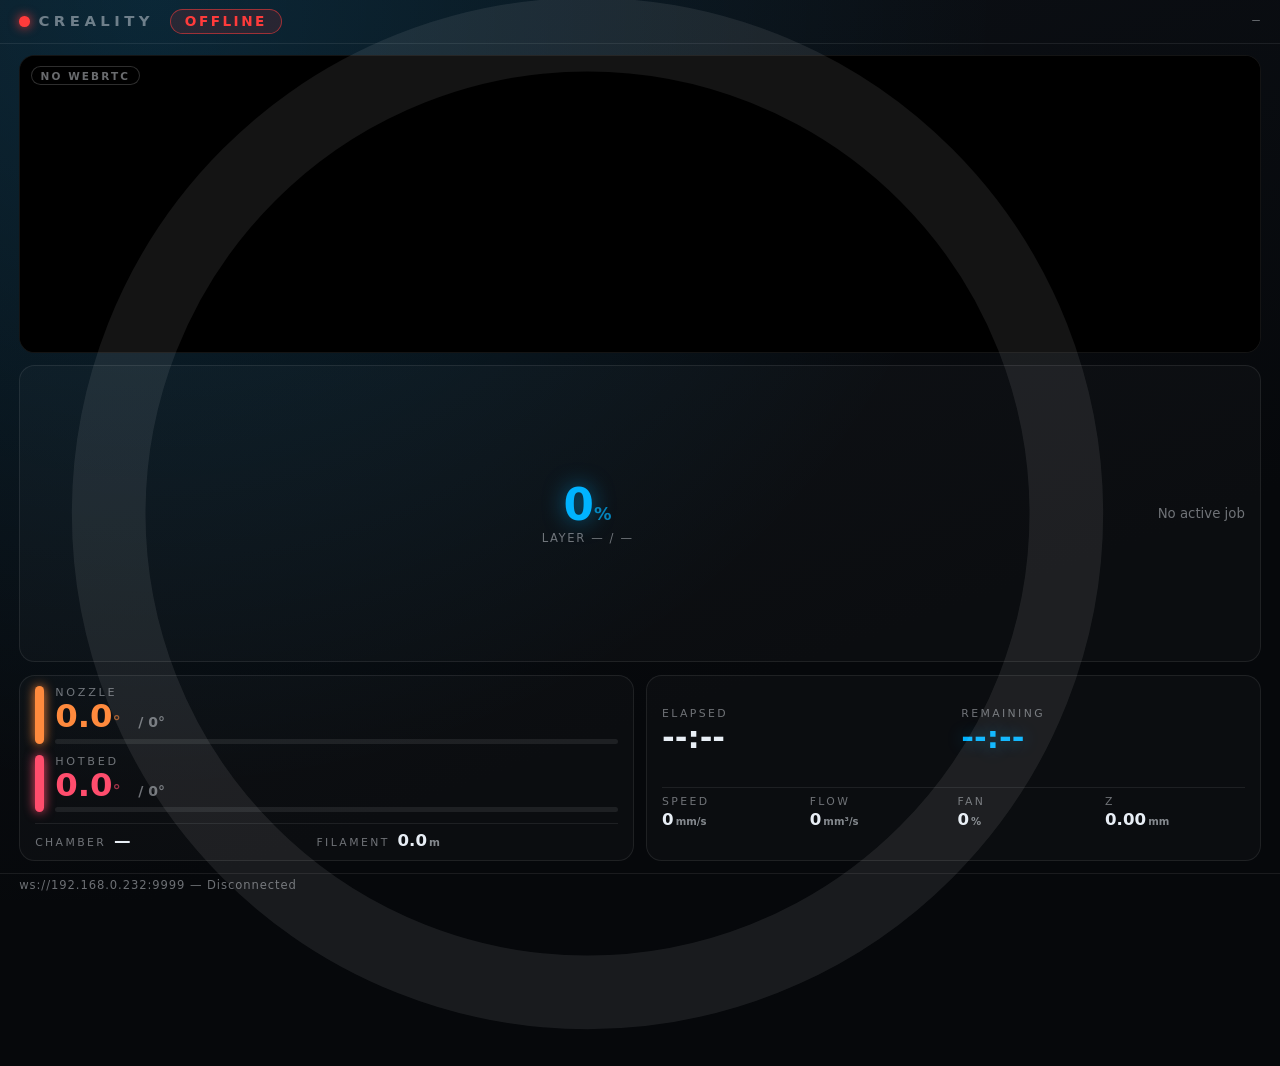
<file: CrealityMonitor_Template/index.html>
<!DOCTYPE html>
<html lang="en">
<head>
  <meta charset="UTF-8" />
  <meta name="viewport" content="width=device-width, initial-scale=1.0" />
  <title>tr('Creality Monitor')</title>
  <link rel="icon" type="image/svg+xml" href="resources/icon.svg" />

  <!--
    CSP: адресът на принтера се въвежда от потребителя, затова не може да се
    изброи конкретен host. Wildcard в IP октет (ws://192.168.*:*) е НЕВАЛИДЕН
    CSP синтаксис и се игнорира тихо, затова се използва схемата ws:.
  -->
  <meta http-equiv="Content-Security-Policy"
        content="default-src 'self';
                 script-src 'self';
                 style-src 'self' 'unsafe-inline';
                 img-src 'self' data:;
                 media-src 'self' blob: mediastream:;
                 connect-src 'self' ws: http:;" />

  <meta name="x-icue-property" content="printerHost"
        data-label="tr('Printer Address')"
        data-type="textfield"
        data-default="192.168.0.232" />

  <meta name="x-icue-property" content="printerPort"
        data-label="tr('WebSocket Port')"
        data-type="textfield"
        data-default="9999" />

  <meta name="x-icue-property" content="showCamera"
        data-label="tr('Show Camera')"
        data-type="switch"
        data-default="true" />

  <meta name="x-icue-property" content="pcAddress"
        data-label="tr('This PC IP (camera)')"
        data-type="textfield"
        data-default="192.168.0.100" />

  <meta name="x-icue-property" content="accentColor"
        data-label="tr('Accent Color')"
        data-type="color"
        data-default="#00b3ff" />

  <script type="application/json" id="x-icue-groups">
    [
      { "title": "tr('Printer Connection')", "properties": ["printerHost", "printerPort"] },
      { "title": "tr('Camera')", "properties": ["showCamera", "pcAddress"] },
      { "title": "tr('Appearance')", "properties": ["accentColor"] }
    ]
  </script>

  <link rel="stylesheet" href="styles/main.css" />
</head>
<body>

  <div id="app">

    <header id="topbar">
      <div class="brand">
        <span class="dot" id="conn-dot"></span>
        <span class="brand-name" id="model-name">CREALITY</span>
      </div>
      <div class="state-pill" id="state-pill">CONNECTING</div>
      <div class="host" id="host-label">&mdash;</div>
    </header>

    <main id="grid">

      <section class="card cam-card" id="cam-card">
        <video id="cam" autoplay muted playsinline></video>
        <div class="cam-badge" id="cam-badge">CONNECTING</div>
      </section>

      <section class="card progress-card">
        <div class="ring-wrap">
          <svg viewBox="0 0 120 120" class="ring">
            <circle class="ring-bg" cx="60" cy="60" r="52"></circle>
            <circle class="ring-fg" cx="60" cy="60" r="52" id="ring-fg"></circle>
          </svg>
          <div class="ring-center">
            <span class="pct" id="progress-pct">0</span><span class="pct-sign">%</span>
            <div class="layer" id="layer-info">LAYER &mdash; / &mdash;</div>
          </div>
        </div>
        <div class="filename" id="filename">No active job</div>
      </section>

      <section class="card temps-card">
        <div class="temp-row" id="row-nozzle">
          <div class="temp-icon nozzle"></div>
          <div class="temp-body">
            <div class="temp-label">NOZZLE</div>
            <div class="temp-value"><span id="noz-cur">0.0</span><span class="unit">&deg;</span>
              <span class="temp-target">/ <span id="noz-tgt">0</span>&deg;</span>
            </div>
            <div class="bar"><div class="bar-fill" id="noz-bar"></div></div>
          </div>
        </div>

        <div class="temp-row" id="row-bed">
          <div class="temp-icon bed"></div>
          <div class="temp-body">
            <div class="temp-label">HOTBED</div>
            <div class="temp-value"><span id="bed-cur">0.0</span><span class="unit">&deg;</span>
              <span class="temp-target">/ <span id="bed-tgt">0</span>&deg;</span>
            </div>
            <div class="bar"><div class="bar-fill" id="bed-bar"></div></div>
          </div>
        </div>

        <div class="temp-mini">
          <span class="stat-label">CHAMBER</span>
          <span class="mini-value" id="box-temp">&mdash;</span>
          <span class="stat-label">FILAMENT</span>
          <span class="mini-value" id="material">0.0<i>m</i></span>
        </div>
      </section>

      <section class="card stats-card">
        <div class="stat-pair">
          <div class="stat">
            <div class="stat-label">ELAPSED</div>
            <div class="stat-value" id="elapsed">--:--</div>
          </div>
          <div class="stat">
            <div class="stat-label">REMAINING</div>
            <div class="stat-value accent" id="remaining">--:--</div>
          </div>
        </div>
        <div class="stat-small-row">
          <div class="stat-small">
            <span class="stat-label">SPEED</span>
            <span class="stat-value-sm" id="speed">0<i>mm/s</i></span>
          </div>
          <div class="stat-small">
            <span class="stat-label">FLOW</span>
            <span class="stat-value-sm" id="flow">0<i>mm&sup3;/s</i></span>
          </div>
          <div class="stat-small">
            <span class="stat-label">FAN</span>
            <span class="stat-value-sm" id="fan">0<i>%</i></span>
          </div>
          <div class="stat-small">
            <span class="stat-label">Z</span>
            <span class="stat-value-sm" id="zpos">0.00<i>mm</i></span>
          </div>
        </div>
      </section>

    </main>

    <footer id="statusbar">
      <span id="status-text">Connecting to printer&hellip;</span>
    </footer>

  </div>

  <!-- icueEvents (onICUEInitialized / onDataUpdated) is wired up in scripts/main.js -->
  <script src="scripts/main.js"></script>
</body>
</html>
</file>
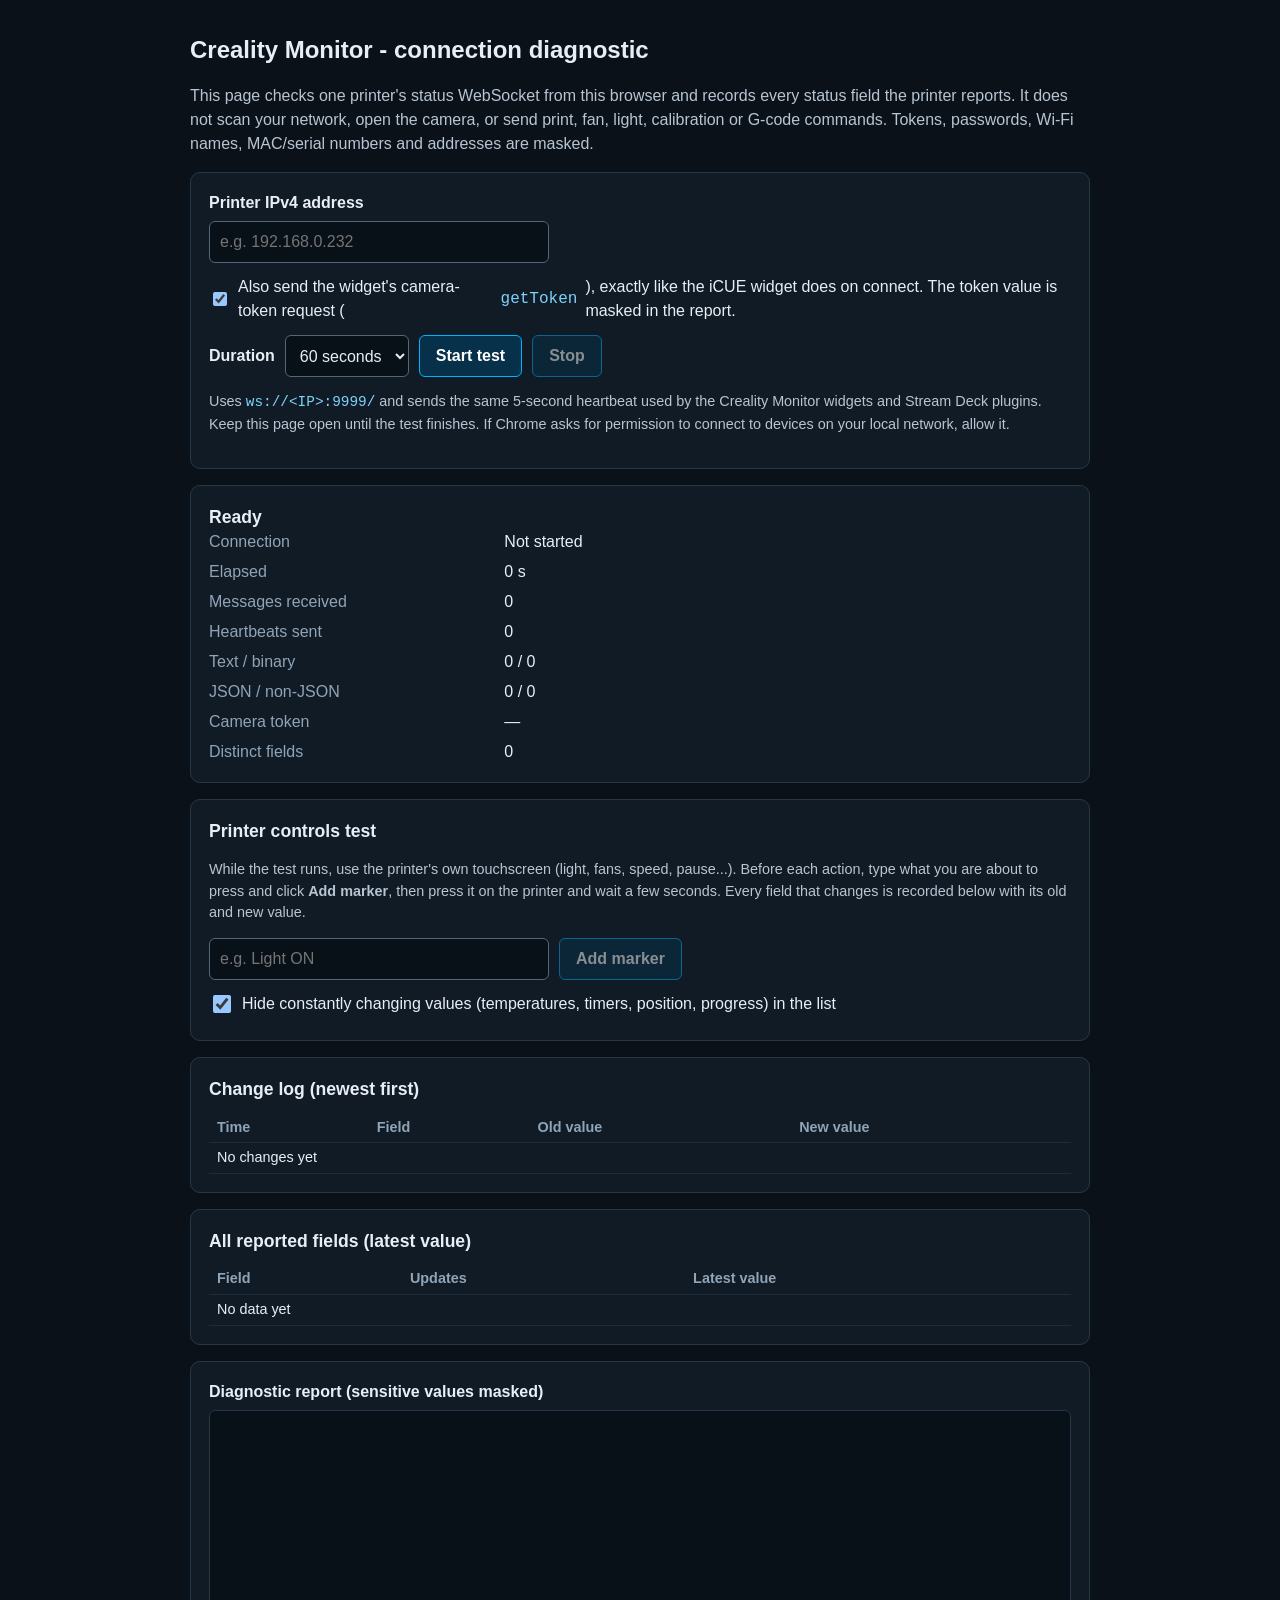
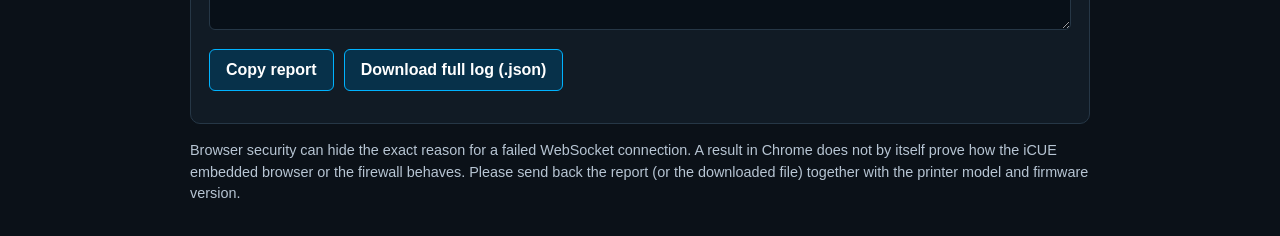
<file: tools/k2-websocket-diagnostic.html>
<!doctype html>
<html lang="en">
<head>
  <meta charset="utf-8">
  <meta name="viewport" content="width=device-width, initial-scale=1">
  <title>Creality Monitor - WebSocket diagnostic</title>
  <style>
    :root {
      color-scheme: dark;
      font: 16px/1.5 "Segoe UI", Arial, sans-serif;
      background: #0b1118;
      color: #e8eef5;
    }
    body { max-width: 900px; margin: 32px auto; padding: 0 20px; }
    h1 { font-size: 1.5rem; }
    h2 { font-size: 1.1rem; margin: 0 0 10px; }
    p, li { color: #b7c5d3; }
    .panel { padding: 18px; margin: 16px 0; border: 1px solid #263746; border-radius: 10px; background: #111b25; }
    label { display: block; margin-bottom: 6px; font-weight: 700; }
    label.inline { display: flex; align-items: center; gap: 8px; font-weight: 400; margin-top: 12px; }
    input, select, button { box-sizing: border-box; min-height: 42px; border-radius: 6px; font: inherit; }
    input[type="text"], select { padding: 8px 10px; border: 1px solid #526779; background: #081018; color: inherit; }
    input[type="text"] { width: min(100%, 340px); }
    input[type="checkbox"] { min-height: 0; width: 18px; height: 18px; }
    button { padding: 8px 16px; border: 1px solid #00b3ff; background: #07314a; color: white; font-weight: 700; cursor: pointer; }
    button:disabled { opacity: .5; cursor: default; }
    .actions { display: flex; flex-wrap: wrap; gap: 10px; margin-top: 12px; align-items: center; }
    #status { font-size: 1.1rem; font-weight: 700; }
    #status[data-kind="good"] { color: #4bdb8c; }
    #status[data-kind="warn"] { color: #ffc75e; }
    #status[data-kind="bad"] { color: #ff7777; }
    dl { display: grid; grid-template-columns: minmax(150px, 1fr) 2fr; gap: 6px 12px; margin: 0; }
    dt { color: #90a4b7; }
    dd { margin: 0; overflow-wrap: anywhere; }
    table { width: 100%; border-collapse: collapse; font-size: .9rem; }
    th, td { text-align: left; padding: 4px 8px; border-bottom: 1px solid #1d2b38; vertical-align: top; }
    th { color: #90a4b7; }
    td.value { font-family: Consolas, monospace; overflow-wrap: anywhere; }
    td.count { text-align: right; white-space: nowrap; }
    #report { box-sizing: border-box; width: 100%; min-height: 220px; padding: 10px; border: 1px solid #263746; border-radius: 6px; background: #081018; color: inherit; font-family: Consolas, monospace; font-size: .85rem; }
    .small { font-size: .9rem; }
    code { color: #7dd3fc; }
  </style>
</head>
<body>
  <h1>Creality Monitor - connection diagnostic</h1>
  <p>This page checks one printer's status WebSocket from this browser and records every status field the
     printer reports. It does not scan your network, open the camera, or send print, fan, light,
     calibration or G-code commands. Tokens, passwords, Wi-Fi names, MAC/serial numbers and addresses are masked.</p>

  <section class="panel">
    <label for="host">Printer IPv4 address</label>
    <input id="host" type="text" inputmode="decimal" autocomplete="off" spellcheck="false"
           placeholder="e.g. 192.168.0.232">
    <label class="inline"><input id="token" type="checkbox" checked>
      Also send the widget's camera-token request (<code>getToken</code>), exactly like the iCUE widget does on connect.
      The token value is masked in the report.</label>
    <div class="actions">
      <label for="duration" style="margin:0">Duration</label>
      <select id="duration">
        <option value="15">15 seconds</option>
        <option value="60" selected>60 seconds</option>
        <option value="180">3 minutes</option>
        <option value="300">5 minutes</option>
        <option value="600">10 minutes</option>
      </select>
      <button id="start" type="button">Start test</button>
      <button id="stop" type="button" disabled>Stop</button>
    </div>
    <p class="small">Uses <code>ws://&lt;IP&gt;:9999/</code> and sends the same 5-second heartbeat used by the
      Creality Monitor widgets and Stream Deck plugins. Keep this page open until the test finishes.
      If Chrome asks for permission to connect to devices on your local network, allow it.</p>
  </section>

  <section class="panel" aria-live="polite">
    <div id="status" data-kind="neutral">Ready</div>
    <dl>
      <dt>Connection</dt><dd id="connection">Not started</dd>
      <dt>Elapsed</dt><dd id="elapsed">0 s</dd>
      <dt>Messages received</dt><dd id="messages">0</dd>
      <dt>Heartbeats sent</dt><dd id="heartbeats">0</dd>
      <dt>Text / binary</dt><dd id="types">0 / 0</dd>
      <dt>JSON / non-JSON</dt><dd id="json-count">0 / 0</dd>
      <dt>Camera token</dt><dd id="token-state">—</dd>
      <dt>Distinct fields</dt><dd id="field-count">0</dd>
    </dl>
  </section>

  <section class="panel">
    <h2>Printer controls test</h2>
    <p class="small">While the test runs, use the printer's own touchscreen (light, fans, speed, pause...).
      Before each action, type what you are about to press and click <b>Add marker</b>, then press it on
      the printer and wait a few seconds. Every field that changes is recorded below with its old and new value.</p>
    <div class="actions">
      <input id="marker-text" type="text" maxlength="80" autocomplete="off" placeholder="e.g. Light ON" disabled>
      <button id="marker" type="button" disabled>Add marker</button>
    </div>
    <label class="inline"><input id="hide-noisy" type="checkbox" checked>
      Hide constantly changing values (temperatures, timers, position, progress) in the list</label>
  </section>

  <section class="panel">
    <h2>Change log (newest first)</h2>
    <table>
      <thead><tr><th>Time</th><th>Field</th><th>Old value</th><th>New value</th></tr></thead>
      <tbody id="changes"><tr><td colspan="4">No changes yet</td></tr></tbody>
    </table>
  </section>

  <section class="panel">
    <h2>All reported fields (latest value)</h2>
    <table>
      <thead><tr><th>Field</th><th>Updates</th><th>Latest value</th></tr></thead>
      <tbody id="fields"><tr><td colspan="3">No data yet</td></tr></tbody>
    </table>
  </section>

  <section class="panel">
    <label for="report">Diagnostic report (sensitive values masked)</label>
    <textarea id="report" readonly></textarea>
    <div class="actions">
      <button id="copy" type="button">Copy report</button>
      <button id="download" type="button">Download full log (.json)</button>
    </div>
    <p id="copy-status" class="small" aria-live="polite"></p>
  </section>

  <p class="small">Browser security can hide the exact reason for a failed WebSocket connection. A result in Chrome
     does not by itself prove how the iCUE embedded browser or the firewall behaves. Please send back the
     report (or the downloaded file) together with the printer model and firmware version.</p>

  <script>
    (function () {
      "use strict";

      var MAX_TIMELINE = 1000;
      var MAX_STRING = 160;
      var MAX_CHANGES = 5000;
      var MAX_REPORT_CHANGES = 400;
      var NOISY = /temp|time|position|progress|layer|realtime|usedmaterial|curfeedrate|curflowrate|pressure|^t$|heart/i;
      var SENSITIVE = /token|passw|pwd|secret|ssid|wifi|^mac$|macaddr|mac_addr|serial|^sn$|^ip$|ipaddr|ip_addr|hostname|email|account|username|userid|^user$/i;

      var hostInput = document.getElementById("host");
      var startButton = document.getElementById("start");
      var stopButton = document.getElementById("stop");
      var socket = null;
      var heartbeat = null;
      var deadline = null;
      var ticker = null;
      var startedAt = 0;
      var run = null;

      function $(id) { return document.getElementById(id); }

      function setStatus(text, kind) {
        $("status").textContent = text;
        $("status").setAttribute("data-kind", kind || "neutral");
      }

      function validIPv4(value) {
        var parts = value.split(".");
        if (parts.length !== 4) return false;
        for (var i = 0; i < parts.length; i++) {
          if (!/^\d{1,3}$/.test(parts[i]) || Number(parts[i]) > 255) return false;
        }
        return true;
      }

      function since() { return Date.now() - startedAt; }

      function log(entry) {
        if (!run) return;
        entry.t = since();
        if (run.timeline.length < MAX_TIMELINE) run.timeline.push(entry);
        else run.timelineDropped++;
      }

      function sanitize(value, depth) {
        if (value === null || typeof value === "number" || typeof value === "boolean") return value;
        if (typeof value === "string") {
          return value.length > MAX_STRING ? value.slice(0, MAX_STRING) + "… (" + value.length + " chars)" : value;
        }
        if (depth > 5) return "[nested]";
        if (Array.isArray(value)) {
          var list = [];
          for (var i = 0; i < value.length && i < 50; i++) list.push(sanitize(value[i], depth + 1));
          if (value.length > 50) list.push("… (" + value.length + " items)");
          return list;
        }
        if (typeof value === "object") {
          var out = {};
          for (var key in value) {
            if (!Object.prototype.hasOwnProperty.call(value, key)) continue;
            out[key] = SENSITIVE.test(key) ? maskInfo(value[key]) : sanitize(value[key], depth + 1);
          }
          return out;
        }
        return String(value);
      }

      function maskInfo(value) {
        if (value === null || value === undefined || value === "") return "[masked, empty]";
        return "[masked, " + (typeof value) + "]";
      }

      function display(value) {
        var text = typeof value === "string" ? value : JSON.stringify(value);
        if (text === undefined) text = String(value);
        return text.length > 400 ? text.slice(0, 400) + "…" : text;
      }

      function sortedKeys() {
        return Object.keys(run.fields).sort(function (a, b) {
          return a.toLowerCase() < b.toLowerCase() ? -1 : a.toLowerCase() > b.toLowerCase() ? 1 : 0;
        });
      }

      function renderFields() {
        var body = $("fields");
        var keys = sortedKeys();
        body.textContent = "";
        if (!keys.length) {
          var empty = document.createElement("tr");
          var cell = document.createElement("td");
          cell.colSpan = 3;
          cell.textContent = "No data yet";
          empty.appendChild(cell);
          body.appendChild(empty);
          return;
        }
        for (var i = 0; i < keys.length; i++) {
          var f = run.fields[keys[i]];
          var row = document.createElement("tr");
          var k = document.createElement("td");
          var c = document.createElement("td");
          var v = document.createElement("td");
          k.textContent = keys[i];
          c.textContent = String(f.count);
          c.className = "count";
          v.textContent = display(f.value);
          v.className = "value";
          row.appendChild(k); row.appendChild(c); row.appendChild(v);
          body.appendChild(row);
        }
      }

      function seconds(ms) { return "+" + (ms / 1000).toFixed(1) + "s"; }

      function addChange(entry) {
        entry.t = since();
        if (run.changes.length < MAX_CHANGES) run.changes.push(entry);
        else run.changesDropped++;
      }

      function visibleChanges(hideNoisy) {
        return run.changes.filter(function (c) {
          return c.marker !== undefined || !hideNoisy || !NOISY.test(c.key);
        });
      }

      function renderChanges() {
        var body = $("changes");
        var list = visibleChanges($("hide-noisy").checked);
        body.textContent = "";
        if (!list.length) {
          var empty = document.createElement("tr");
          var cell = document.createElement("td");
          cell.colSpan = 4;
          cell.textContent = "No changes yet";
          empty.appendChild(cell);
          body.appendChild(empty);
          return;
        }
        for (var i = list.length - 1; i >= 0 && i >= list.length - 200; i--) {
          var c = list[i];
          var row = document.createElement("tr");
          var cells = c.marker !== undefined
            ? [seconds(c.t), "MARKER", c.marker, ""]
            : [seconds(c.t), c.key, c.from, c.to];
          for (var j = 0; j < cells.length; j++) {
            var td = document.createElement("td");
            td.textContent = cells[j];
            if (j > 1) td.className = "value";
            if (c.marker !== undefined) td.style.color = "#ffc75e";
            row.appendChild(td);
          }
          body.appendChild(row);
        }
      }

      function tokenState() {
        if (!run.tokenRequested) return "Not requested";
        if (run.tokenReceived) return "Requested; token received (value masked)";
        return "Requested; no token yet";
      }

      function reportText() {
        var keys = sortedKeys();
        var lines = [
          "Creality Monitor WebSocket diagnostic v2",
          "Printer IP: " + run.host,
          "Port: 9999",
          "Browser: " + navigator.userAgent,
          "Page protocol: " + location.protocol,
          "Started: " + new Date(startedAt).toISOString(),
          "Planned duration: " + run.duration + " s",
          "Connection result: " + run.connection,
          "Elapsed: " + Math.floor(run.elapsedMs / 1000) + " s",
          "Opened after: " + (run.openedAtMs === null ? "—" : run.openedAtMs + " ms"),
          "First message after: " + (run.firstMessageMs === null ? "—" : run.firstMessageMs + " ms"),
          "Last message at: " + (run.lastMessageMs === null ? "—" : run.lastMessageMs + " ms"),
          "Heartbeats sent: " + run.heartbeats,
          "Camera token: " + tokenState(),
          "Messages: " + run.messages + " (text " + run.textFrames + ", binary " + run.binaryFrames + ")",
          "JSON messages: " + run.jsonMessages + "; non-JSON: " + run.nonJson.count +
            (run.nonJson.count ? " (samples: " + run.nonJson.samples.join(", ") + ")" : ""),
          "Close code: " + (run.closeCode === null ? "—" : run.closeCode),
          "Close reason: " + (run.closeReason || "—"),
          "Error event: " + (run.error ? "yes (browser does not expose details)" : "no"),
          "",
          "All fields (" + keys.length + "), format: name [updates] = latest value"
        ];
        for (var i = 0; i < keys.length; i++) {
          var f = run.fields[keys[i]];
          lines.push(keys[i] + " [" + f.count + "] = " + display(f.value));
        }
        var changes = visibleChanges(true);
        var hidden = run.changes.length - changes.length;
        lines.push("", "Change log (" + changes.length + " entries; " + hidden +
          " temperature/timer/position changes only in the downloaded log" +
          (run.changesDropped ? "; " + run.changesDropped + " dropped" : "") + ")");
        var start = Math.max(0, changes.length - MAX_REPORT_CHANGES);
        if (start) lines.push("… " + start + " older entries omitted, see downloaded log");
        for (var j = start; j < changes.length; j++) {
          var c = changes[j];
          lines.push(c.marker !== undefined
            ? seconds(c.t) + " >>> MARKER: " + c.marker
            : seconds(c.t) + " " + c.key + ": " + c.from + " -> " + c.to);
        }
        lines.push("", "Only heartbeat" + (run.tokenRequested ? " and camera-token request were" : " was") +
          " sent; no control or G-code commands. Sensitive values are masked.");
        return lines.join("\n");
      }

      function update() {
        if (!run) return;
        if (socket || heartbeat) run.elapsedMs = since();
        $("elapsed").textContent = Math.floor(run.elapsedMs / 1000) + " s";
        $("messages").textContent = String(run.messages);
        $("heartbeats").textContent = String(run.heartbeats);
        $("types").textContent = run.textFrames + " / " + run.binaryFrames;
        $("json-count").textContent = run.jsonMessages + " / " + run.nonJson.count;
        $("token-state").textContent = tokenState();
        $("field-count").textContent = String(Object.keys(run.fields).length);
        $("connection").textContent = run.connection;
        renderFields();
        renderChanges();
        $("report").value = reportText();
      }

      function stopTest(reason) {
        if (heartbeat) window.clearInterval(heartbeat);
        if (deadline) window.clearTimeout(deadline);
        if (ticker) window.clearInterval(ticker);
        heartbeat = deadline = ticker = null;
        startButton.disabled = false;
        stopButton.disabled = true;
        $("marker").disabled = true;
        $("marker-text").disabled = true;
        if (run) {
          run.elapsedMs = since();
          run.connection = reason;
          log({ event: "stop", reason: reason });
        }
        if (socket) {
          var old = socket;
          socket = null;
          old.onopen = old.onmessage = old.onerror = old.onclose = null;
          try { old.close(); } catch (ignore) {}
        }
        update();
      }

      function send(obj, label) {
        if (!socket || socket.readyState !== WebSocket.OPEN) return false;
        try {
          socket.send(JSON.stringify(obj));
          log({ event: "sent", what: label });
          return true;
        } catch (ignore) {
          run.error = true;
          log({ event: "send-failed", what: label });
          return false;
        }
      }

      function handleText(text, isBinary) {
        var message;
        try { message = JSON.parse(text); } catch (ignore) { message = undefined; }
        if (!message || typeof message !== "object" || Array.isArray(message)) {
          run.nonJson.count++;
          var sample = text.length <= 8 && !/[{}]/.test(text) ? JSON.stringify(text) : text.length + " chars";
          if (run.nonJson.samples.indexOf(sample) === -1 && run.nonJson.samples.length < 5) {
            run.nonJson.samples.push(sample);
          }
          log({ event: "message", nonJson: true, binary: isBinary, length: text.length });
          return;
        }
        run.jsonMessages++;
        var keys = Object.keys(message);
        for (var i = 0; i < keys.length; i++) {
          var key = keys[i];
          if (/token/i.test(key) && message[key]) run.tokenReceived = true;
          var value = SENSITIVE.test(key) ? maskInfo(message[key]) : sanitize(message[key], 0);
          var field = run.fields[key];
          if (!field) {
            field = run.fields[key] = { count: 0, value: null };
          } else {
            var before = display(field.value);
            var after = display(value);
            if (before !== after) addChange({ key: key, from: before, to: after });
          }
          field.count++;
          field.value = value;
        }
        log({ event: "message", binary: isBinary, keys: keys });
      }

      function handleFrame(data) {
        var isBinary = typeof data !== "string";
        run.messages++;
        if (run.firstMessageMs === null) run.firstMessageMs = since();
        run.lastMessageMs = since();
        if (isBinary) run.binaryFrames++;
        else run.textFrames++;

        if (!isBinary) {
          handleText(data, false);
        } else if (data instanceof ArrayBuffer) {
          handleText(new TextDecoder("utf-8").decode(data), true);
        } else {
          log({ event: "message", binary: true, unknownType: true });
        }
        if (run.connection.indexOf("Open") === 0) run.connection = "Open; messages received";
      }

      startButton.addEventListener("click", function () {
        var host = hostInput.value.trim();
        if (!validIPv4(host)) {
          setStatus("Enter a valid printer IPv4 address.", "bad");
          hostInput.focus();
          return;
        }
        if (!window.WebSocket) {
          setStatus("This browser does not support WebSockets.", "bad");
          return;
        }

        var duration = Number($("duration").value) || 60;
        run = {
          host: host, duration: duration, connection: "Connecting", elapsedMs: 0,
          openedAtMs: null, firstMessageMs: null, lastMessageMs: null,
          messages: 0, textFrames: 0, binaryFrames: 0, heartbeats: 0, jsonMessages: 0,
          nonJson: { count: 0, samples: [] }, fields: {}, timeline: [], timelineDropped: 0,
          changes: [], changesDropped: 0,
          tokenRequested: false, tokenReceived: false,
          closeCode: null, closeReason: "", error: false
        };
        startedAt = Date.now();
        $("copy-status").textContent = "";
        setStatus("Connecting to printer…", "neutral");
        startButton.disabled = true;
        stopButton.disabled = false;
        log({ event: "connect", url: "ws://" + host + ":9999/" });
        update();

        try {
          socket = new WebSocket("ws://" + host + ":9999/");
          socket.binaryType = "arraybuffer";
        } catch (error) {
          setStatus("Could not start the connection.", "bad");
          stopTest("Could not create WebSocket: " + error.name);
          return;
        }

        socket.onopen = function () {
          run.openedAtMs = since();
          run.connection = "Open; waiting for messages";
          log({ event: "open" });
          setStatus("Connected. Recording printer status…", "good");
          $("marker").disabled = false;
          $("marker-text").disabled = false;
          if ($("token").checked) {
            run.tokenRequested = send({ method: "get", params: { getToken: 1 } }, "getToken");
          }
          heartbeat = window.setInterval(function () {
            if (send({ ModeCode: "heart_beat", msg: String(Math.floor(Date.now() / 1000)) }, "heart_beat")) {
              run.heartbeats++;
            }
          }, 5000);
          update();
        };

        socket.onmessage = function (event) {
          if (!run) return;
          handleFrame(event.data);
        };

        socket.onerror = function () {
          if (!run) return;
          run.error = true;
          log({ event: "error" });
          setStatus("Connection error. The browser hides the exact cause; see the report.", "bad");
          update();
        };

        socket.onclose = function (event) {
          if (!run) return;
          run.closeCode = event.code;
          run.closeReason = event.reason || "";
          log({ event: "close", code: event.code, reason: event.reason || "" });
          setStatus("Connection closed by the printer or browser. See the report.", "warn");
          stopTest("Closed (code " + event.code + ") after " + Math.floor(since() / 1000) + " s");
        };

        ticker = window.setInterval(update, 1000);

        deadline = window.setTimeout(function () {
          if (run.messages) {
            setStatus("Test complete; printer messages were recorded.", "good");
            stopTest("Completed; messages received");
          } else if (socket && socket.readyState === WebSocket.OPEN) {
            setStatus("Socket opened, but no messages arrived.", "warn");
            stopTest("Opened; no messages received");
          } else {
            setStatus("No status messages received; inspect the report.", "bad");
            stopTest("No messages; connection did not remain open");
          }
        }, duration * 1000);
      });

      stopButton.addEventListener("click", function () {
        setStatus("Test stopped.", "warn");
        stopTest("Stopped by user");
      });

      function addMarker() {
        if (!run || !socket) return;
        var text = $("marker-text").value.trim() || "Marker";
        addChange({ marker: text.slice(0, 80) });
        log({ event: "marker", text: text.slice(0, 80) });
        $("marker-text").value = "";
        $("marker-text").focus();
        update();
      }

      $("marker").addEventListener("click", addMarker);
      $("marker-text").addEventListener("keydown", function (event) {
        if (event.key === "Enter") addMarker();
      });
      $("hide-noisy").addEventListener("change", function () { if (run) renderChanges(); });

      $("copy").addEventListener("click", function () {
        var text = $("report").value;
        if (!text) { $("copy-status").textContent = "Run the test first."; return; }
        function fallback() {
          $("report").select();
          $("copy-status").textContent = "Select and copy the report (Ctrl+C).";
        }
        if (navigator.clipboard && navigator.clipboard.writeText) {
          navigator.clipboard.writeText(text).then(function () {
            $("copy-status").textContent = "Report copied.";
          }, fallback);
        } else {
          fallback();
        }
      });

      $("download").addEventListener("click", function () {
        if (!run) { $("copy-status").textContent = "Run the test first."; return; }
        var data = {
          tool: "Creality Monitor WebSocket diagnostic v2",
          browser: navigator.userAgent,
          started: new Date(startedAt).toISOString(),
          summary: $("report").value.split("\n"),
          fields: run.fields,
          changes: run.changes,
          changesDropped: run.changesDropped,
          timeline: run.timeline,
          timelineDropped: run.timelineDropped
        };
        var blob = new Blob([JSON.stringify(data, null, 2)], { type: "application/json" });
        var link = document.createElement("a");
        link.href = URL.createObjectURL(blob);
        link.download = "creality-diagnostic-" + new Date(startedAt).toISOString().replace(/[:.]/g, "-") + ".json";
        document.body.appendChild(link);
        link.click();
        document.body.removeChild(link);
        window.setTimeout(function () { URL.revokeObjectURL(link.href); }, 1000);
        $("copy-status").textContent = "Log downloaded.";
      });

      window.addEventListener("beforeunload", function () {
        if (socket) { try { socket.close(); } catch (ignore) {} }
      });
    }());
  </script>
</body>
</html>
</file>
<file: CrealityMonitor_Template/styles/main.css>
:root {
  --accent: #00b3ff;
  --bg-0: #06080b;
  --bg-1: #0d1117;
  --line: rgba(255, 255, 255, .08);
  --text: #e8eef5;
  --muted: rgba(232, 238, 245, .45);
  --nozzle: #ff8a3d;
  --bed: #ff4d6d;

  /* РњР°С‰Р°Р±РёСЂР°РЅРµ СЃРїСЂСЏРјРѕ РІРёСЃРѕС‡РёРЅР°С‚Р° РЅР° РєР°СЂС‚Р°С‚Р° (Xeneon Edge = С€РёСЂРѕРєР° РЅРёСЃРєР° Р»РµРЅС‚Р°) */
  font-size: calc(4px + 1.9vh);
}

* { box-sizing: border-box; }

html, body {
  margin: 0;
  padding: 0;
  height: 100%;
  overflow: hidden;
  background: var(--bg-0);
  color: var(--text);
  font-family: 'Segoe UI', system-ui, sans-serif;
  -webkit-user-select: none;
  user-select: none;
}

#app {
  position: absolute;
  inset: 0;
  display: flex;
  flex-direction: column;
  background:
    radial-gradient(120% 160% at 12% 0%, color-mix(in srgb, var(--accent) 14%, transparent) 0%, transparent 55%),
    linear-gradient(160deg, var(--bg-1), var(--bg-0) 70%);
}

/* ---------------- Top bar ---------------- */
#topbar {
  flex: 0 0 auto;
  display: flex;
  align-items: center;
  gap: 0.9rem;
  padding: 0.5rem 1.1rem;
  border-bottom: 1px solid var(--line);
}

.brand { display: flex; align-items: center; gap: 0.5rem; min-width: 0; flex: 0 0 auto; }

.brand-name {
  font-size: 0.85rem;
  letter-spacing: 0.3em;
  font-weight: 700;
  color: var(--muted);
  white-space: nowrap;
}

.dot {
  flex: 0 0 auto;
  width: 0.6rem;
  height: 0.6rem;
  border-radius: 50%;
  background: #666;
  box-shadow: 0 0 0.5rem #666;
  transition: background .3s, box-shadow .3s;
}
.dot.online  { background: #2ee36b; box-shadow: 0 0 .6rem #2ee36b; animation: breathe 2.4s ease-in-out infinite; }
.dot.offline { background: #ff3b3b; box-shadow: 0 0 .6rem #ff3b3b; }

@keyframes breathe {
  0%, 100% { opacity: 1; }
  50%      { opacity: .35; }
}

.state-pill {
  font-size: 0.78rem;
  font-weight: 700;
  letter-spacing: 0.18em;
  padding: 0.2rem 0.8rem;
  border-radius: 999px;
  border: 1px solid color-mix(in srgb, var(--accent) 55%, transparent);
  color: var(--accent);
  background: color-mix(in srgb, var(--accent) 12%, transparent);
  white-space: nowrap;
  flex: 0 0 auto;
}
.state-pill.warn  { --accent: #ffb020; }
.state-pill.error { --accent: #ff3b3b; }
.state-pill.ok    { --accent: #2ee36b; }

.host {
  margin-left: auto;
  flex: 1 1 0;
  min-width: 0;
  text-align: right;
  font-size: 0.72rem;
  letter-spacing: 0.08em;
  color: var(--muted);
  font-family: Consolas, 'Cascadia Mono', monospace;
  white-space: nowrap;
  overflow: hidden;
  text-overflow: ellipsis;
}

/* ---------------- Grid ---------------- */
#grid {
  flex: 1 1 auto;
  min-height: 0;
  display: grid;
  grid-template-columns: minmax(0, 0.95fr) minmax(0, 1.15fr) minmax(0, 1.15fr);
  gap: 0.7rem;
  padding: 0.65rem 1.1rem;
}

#grid.has-cam {
  grid-template-columns: minmax(0, 1.5fr) minmax(0, 0.9fr) minmax(0, 1.1fr) minmax(0, 1.1fr);
}

.card {
  min-width: 0;
  min-height: 0;
  border: 1px solid var(--line);
  border-radius: 0.9rem;
  background: rgba(255, 255, 255, .025);
  padding: 0.6rem 0.85rem;
  display: flex;
  flex-direction: column;
  justify-content: center;
}

/* ---------------- Camera ---------------- */
.cam-card {
  display: none;
  position: relative;
  padding: 0;
  overflow: hidden;
  background: #000;
}
#grid.has-cam .cam-card { display: block; }

#cam {
  position: absolute;
  inset: 0;
  width: 100%;
  height: 100%;
  object-fit: cover;
  background: #000;
}

.cam-badge {
  position: absolute;
  left: 0.6rem;
  top: 0.6rem;
  font-size: 0.6rem;
  font-weight: 700;
  letter-spacing: 0.2em;
  padding: 0.14rem 0.5rem;
  border-radius: 999px;
  background: rgba(0, 0, 0, .55);
  border: 1px solid rgba(255, 255, 255, .18);
  color: var(--muted);
  backdrop-filter: blur(4px);
}
.cam-badge.live {
  color: #fff;
  border-color: rgba(255, 59, 59, .7);
}
.cam-badge.live::before {
  content: '';
  display: inline-block;
  width: 0.34rem;
  height: 0.34rem;
  border-radius: 50%;
  background: #ff3b3b;
  margin-right: 0.32rem;
  vertical-align: middle;
  animation: breathe 1.6s ease-in-out infinite;
}

/* ---------------- Progress ring ---------------- */
.progress-card { align-items: center; gap: 0.35rem; }

.ring-wrap {
  position: relative;
  flex: 1 1 0;
  width: 100%;
  min-width: 0;
  min-height: 0;
  display: flex;
  align-items: center;
  justify-content: center;
}

.ring {
  display: block;
  max-width: 100%;
  max-height: 100%;
  width: auto;
  height: 100%;
  aspect-ratio: 1 / 1;
  transform: rotate(-90deg);
}

.ring-bg { fill: none; stroke: rgba(255, 255, 255, .08); stroke-width: 8; }

.ring-fg {
  fill: none;
  stroke: var(--accent);
  stroke-width: 8;
  stroke-linecap: round;
  stroke-dasharray: 326.7;      /* 2*pi*52 */
  stroke-dashoffset: 326.7;
  filter: drop-shadow(0 0 0.35rem color-mix(in srgb, var(--accent) 75%, transparent));
  transition: stroke-dashoffset .6s ease;
}

.ring-center { position: absolute; text-align: center; line-height: 1; }

.pct {
  font-size: 2.5rem;
  font-weight: 700;
  color: var(--accent);
  font-variant-numeric: tabular-nums;
  text-shadow: 0 0 1.2rem color-mix(in srgb, var(--accent) 55%, transparent);
}
.pct-sign { font-size: 1rem; font-weight: 600; color: var(--accent); opacity: .7; }

.layer {
  margin-top: 0.35rem;
  font-size: 0.66rem;
  letter-spacing: 0.14em;
  color: var(--muted);
  white-space: nowrap;
}

.filename {
  flex: 0 0 auto;
  max-width: 100%;
  font-size: 0.76rem;
  color: var(--muted);
  text-align: center;
  white-space: nowrap;
  overflow: hidden;
  text-overflow: ellipsis;
}

/* ---------------- Temperatures ---------------- */
.temps-card { gap: 0.6rem; justify-content: space-evenly; }

.temp-row { display: flex; align-items: center; gap: 0.65rem; }

.temp-icon {
  flex: 0 0 auto;
  width: 0.5rem;
  align-self: stretch;
  border-radius: 999px;
}
.temp-icon.nozzle { background: var(--nozzle); box-shadow: 0 0 .6rem var(--nozzle); }
.temp-icon.bed    { background: var(--bed);    box-shadow: 0 0 .6rem var(--bed); }
.temp-row.heating .temp-icon { animation: breathe 1.1s ease-in-out infinite; }

.temp-body { flex: 1 1 auto; min-width: 0; }

.temp-label { font-size: 0.64rem; letter-spacing: 0.24em; color: var(--muted); }

.temp-value {
  font-size: 1.85rem;
  font-weight: 700;
  line-height: 1.1;
  font-variant-numeric: tabular-nums;
  white-space: nowrap;
}
.temp-value .unit { font-size: 0.95rem; font-weight: 600; opacity: .6; }

.temp-target {
  font-size: 0.8rem;
  font-weight: 600;
  color: var(--muted);
  margin-left: 0.35rem;
}

#row-nozzle .temp-value { color: var(--nozzle); }
#row-bed    .temp-value { color: var(--bed); }

.bar {
  margin-top: 0.25rem;
  height: 0.28rem;
  border-radius: 999px;
  background: rgba(255, 255, 255, .08);
  overflow: hidden;
}
.bar-fill { height: 100%; width: 0%; border-radius: 999px; transition: width .5s ease; }
#noz-bar { background: linear-gradient(90deg, color-mix(in srgb, var(--nozzle) 35%, transparent), var(--nozzle)); }
#bed-bar { background: linear-gradient(90deg, color-mix(in srgb, var(--bed) 35%, transparent), var(--bed)); }

.temp-mini {
  display: flex;
  align-items: baseline;
  gap: 0.45rem;
  border-top: 1px solid var(--line);
  padding-top: 0.4rem;
  white-space: nowrap;
}
.temp-mini .stat-label { flex: 0 0 auto; }
.mini-value {
  font-size: 0.95rem;
  font-weight: 700;
  font-variant-numeric: tabular-nums;
  margin-right: auto;
}
.mini-value i { font-style: normal; font-size: .6rem; opacity: .55; margin-left: .12rem; }

/* ---------------- Stats ---------------- */
.stats-card { gap: 0.4rem; justify-content: space-evenly; }

.stat-pair { display: flex; gap: 0.9rem; }
.stat { flex: 1 1 0; min-width: 0; }

.stat-label {
  font-size: 0.62rem;
  letter-spacing: 0.22em;
  color: var(--muted);
  white-space: nowrap;
}

.stat-value {
  font-size: 1.75rem;
  font-weight: 700;
  line-height: 1.15;
  font-variant-numeric: tabular-nums;
  white-space: nowrap;
}
.stat-value.accent {
  color: var(--accent);
  text-shadow: 0 0 1rem color-mix(in srgb, var(--accent) 45%, transparent);
}

.stat-small-row {
  display: flex;
  gap: 0.45rem;
  margin-top: 0.2rem;
  border-top: 1px solid var(--line);
  padding-top: 0.4rem;
}
.stat-small { flex: 1 1 0; min-width: 0; display: flex; flex-direction: column; gap: .1rem; }
.stat-value-sm {
  font-size: 0.95rem;
  font-weight: 700;
  font-variant-numeric: tabular-nums;
  white-space: nowrap;
}
.stat-value-sm i { font-style: normal; font-size: .58rem; opacity: .55; margin-left: .12rem; }

/* ---------------- Status bar ---------------- */
#statusbar {
  flex: 0 0 auto;
  padding: 0.25rem 1.1rem 0.45rem;
  font-size: 0.66rem;
  letter-spacing: 0.08em;
  color: var(--muted);
  border-top: 1px solid var(--line);
  white-space: nowrap;
  overflow: hidden;
  text-overflow: ellipsis;
}

/* ---------------- Narrow / square cards ---------------- */
@media (max-aspect-ratio: 5/3) {
  :root { font-size: calc(4px + 1.5vh); }
  #grid,
  #grid.has-cam {
    grid-template-columns: minmax(0, 1fr) minmax(0, 1fr);
    grid-template-rows: minmax(0, 1fr) minmax(0, 1fr);
  }
  #grid.has-cam .cam-card { grid-column: 1 / -1; }
  .progress-card { grid-column: 1 / -1; flex-direction: row; gap: 1rem; }
  .progress-card .filename { text-align: left; }
}

/* ---------------- Portrait (e.g. 720x2560 or 720x1280) ----------------
 * Everything is stacked in one column and the font scales with the WIDTH
 * (vh would make the text huge on a tall, narrow card and everything overlapped). */
@media (max-aspect-ratio: 0.999) {
  :root { font-size: calc(4px + 2.2vw); }

  #topbar { gap: 0.6rem; padding: 0.5rem 0.8rem; }

  #grid,
  #grid.has-cam {
    display: flex;
    flex-direction: column;
    gap: 0.7rem;
    padding: 0.65rem 0.8rem;
  }

  .cam-card      { flex: 1.25 1 0; }
  .progress-card { flex: 1.1 1 0; flex-direction: column; gap: 0.35rem; }
  .temps-card    { flex: 1 1 0; }
  .stats-card    { flex: 0.8 1 0; }
  .progress-card .filename { text-align: center; }

  .stat-small-row { display: grid; grid-template-columns: repeat(2, minmax(0, 1fr)); gap: 0.5rem 0.45rem; }
  .stat-value { font-size: 1.6rem; }

  #statusbar { padding: 0.25rem 0.8rem 0.45rem; }
}

/* Short portrait cards (e.g. 720x900): the stacked content no longer fits, so drop the least
 * important pieces instead of letting the cards overlap. */
@media (max-aspect-ratio: 0.999) and (max-height: 1000px) {
  .cam-card    { flex: 0.9 1 0; }
  .stats-card  { flex: 1 1 0; }
  .stat-small-row { display: none; }
  .temp-mini      { display: none; }
  .pct   { font-size: 1.9rem; }
  .layer { font-size: 0.54rem; letter-spacing: 0.08em; margin-top: 0.2rem; }
}
</file>
